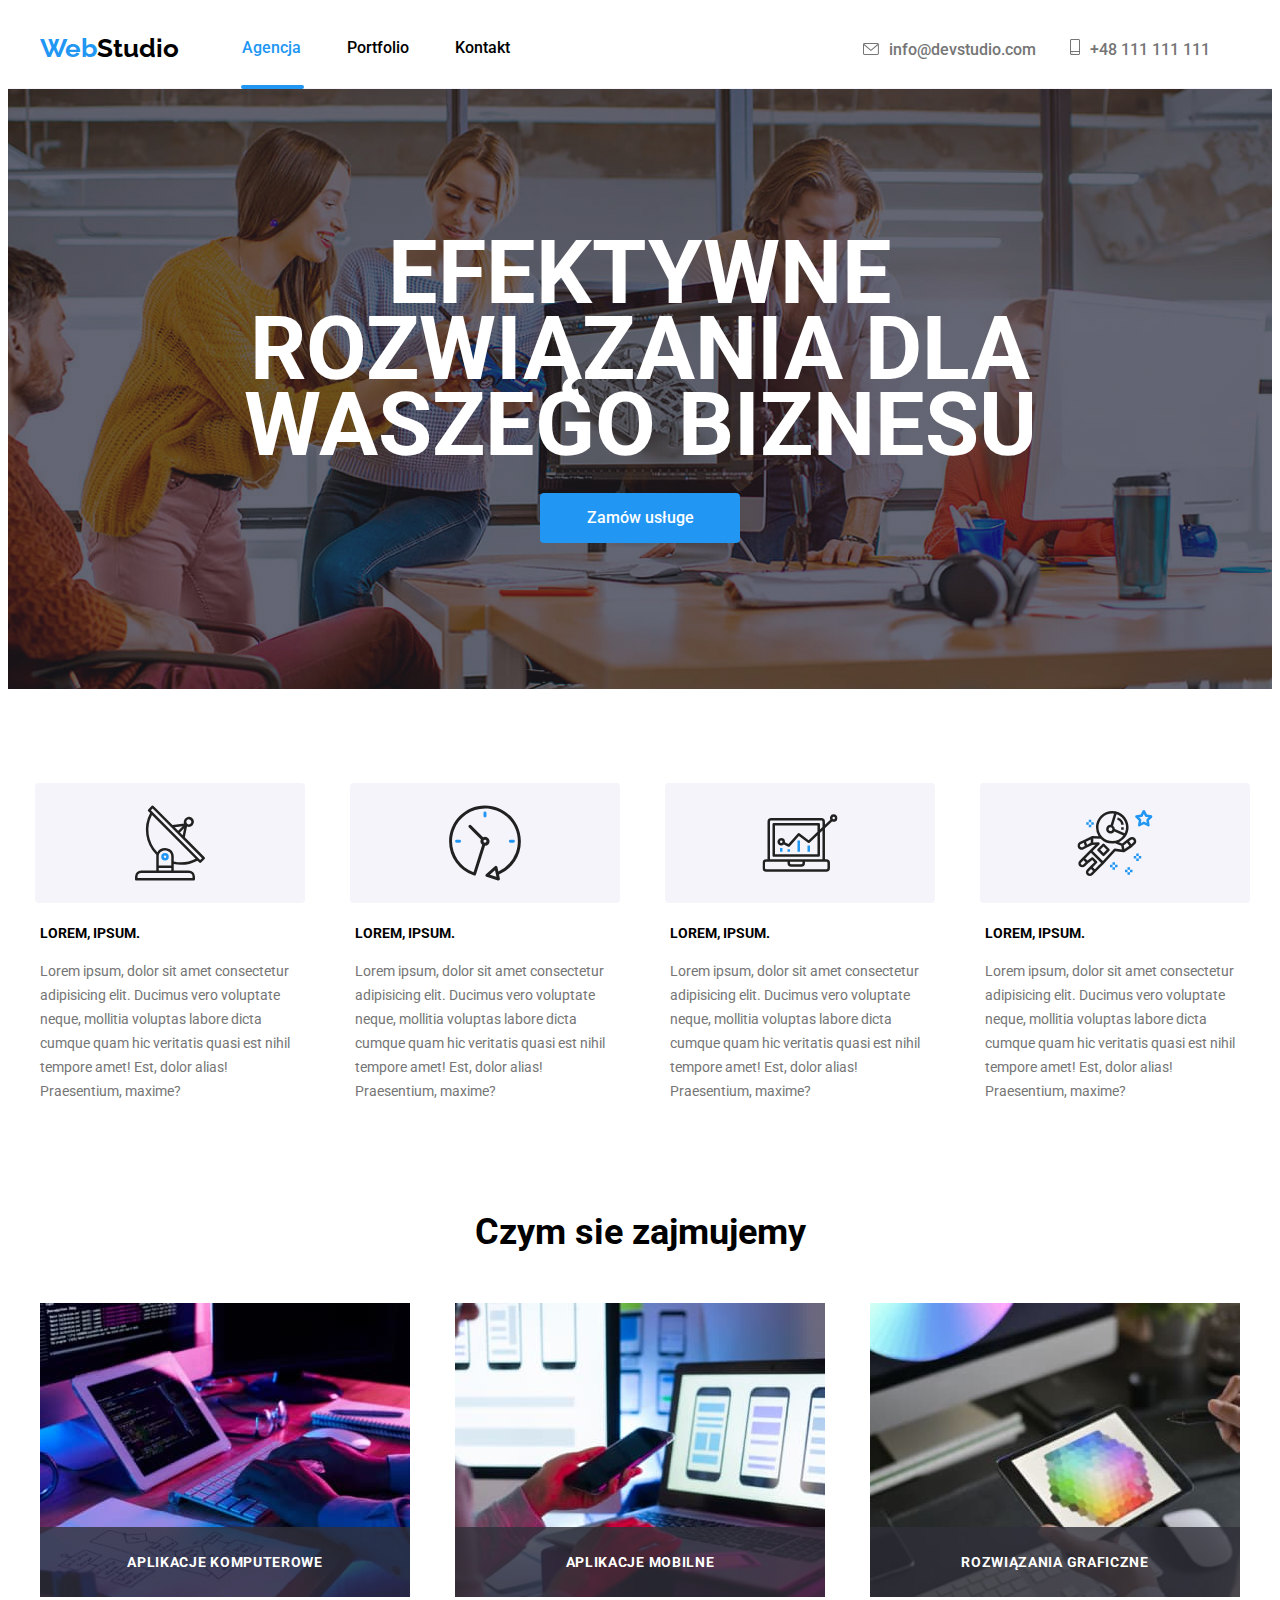
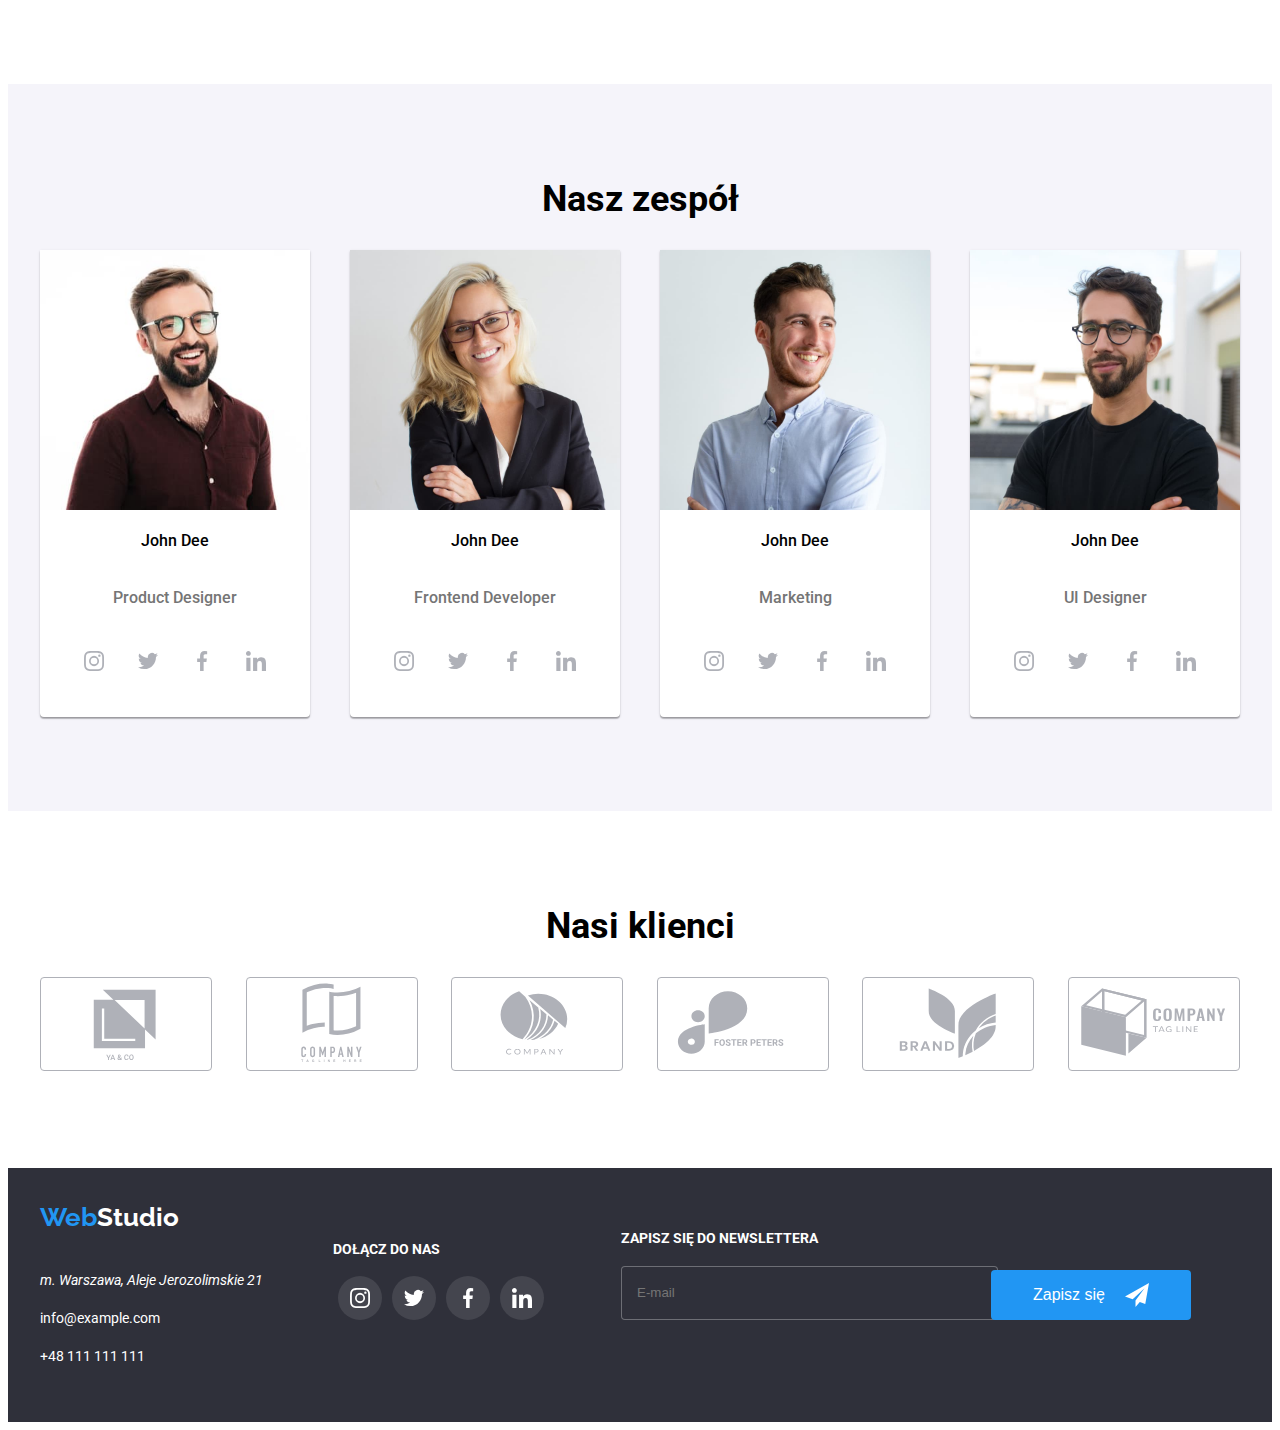
<file: index.html>
<!DOCTYPE html><!--Format Pliku dla wyszukiwarki-->
<html lang="pl">
    <head>
        <title>Studio</title><!--Tytuł Strony-->
        <meta charset="utf-8"/><!--System kodowania-->
        <meta name="description" content="Zadanie domowe"/><!--Opis strony-->
        <meta name="keywords" content="homework, goit, fullstack, developer"/><!--Słowa klucz-->
        <link rel="stylesheet" href="https://cdnjs.cloudflare.com/ajax/libs/modern-normalize/1.1.0/modern-normalize.min.css" integrity="sha512-wpPYUAdjBVSE4KJnH1VR1HeZfpl1ub8YT/NKx4PuQ5NmX2tKuGu6U/JRp5y+Y8XG2tV+wKQpNHVUX03MfMFn9Q==" crossorigin="anonymous" referrerpolicy="no-referrer" />
        <link rel="stylesheet" href="./css/main.min.css"/>
        <link rel="preconnect" href="https://fonts.googleapis.com">
        <link rel="preconnect" href="https://fonts.gstatic.com" crossorigin>
        <link href="https://fonts.googleapis.com/css2?family=Raleway:wght@700&family=Roboto:wght@400;500;700;900&display=swap" rel="stylesheet">
    </head>
    <body> 
        <header><!--Nagłówek-->
            <div class="container header">
                <a class="header__link" href="https://bgal23.github.io/goit-markup-hw-07/"><h4 class="header__logo"><span class="header__blue">Web</span>Studio</h4></a><!--Główny link-->
                <nav><!--Nawigacja do podstron-->
                    <ul class="header__box">
                        <li class="header__item header__special"><a class="header__link" href="https://bgal23.github.io/goit-markup-hw-07/">Agencja</a></li>
                        <li class="header__item"><a class="header__link" href="./portfolio.html">Portfolio</a></li>
                        <li class="header__item"><a class="header__link" href="./kontakt.html">Kontakt</a></li>
                    </ul>
                </nav>
                <div class="header__box--right">
                    <span><a class="header__link2" href="mailto:info@devstudio.com"><svg width="16px" height="12px"><use href="./images/icons.svg#icon-envelope"></use>
                    </svg>info@devstudio.com</a></span><!--Mail-->
                    <span><a class="header__link2" href="tel:+48111111111"><svg width="10px" height="16px"><use href="./images/icons.svg#icon-smartphone"></use></svg>+48 111 111 111</a></span><!--Telefon-->
                </div>
            </div>
        </header>
        <main><!--Główna-->
        <section class="section1"><!--Dzieli strone na sekcje-->
            <div class="container">
                <h1 class="section1__item">EFEKTYWNE ROZWIĄZANIA DLA WASZEGO BIZNESU</h1>
                <button class="section1__btm" type="button" data-modal-open>Zamów usługe</button><!--Przycisk-->
            </div>
        </section>
        <section class="section2">
            <div class="container">
                <ul class="section2__box">
                    <li><svg class="section2__icon" viewBox="0 0 100 160 "><use href="./images/icons.svg#icon-antenna"></use></svg><h4 class="section2__font">Lorem, ipsum.</h4><p class="section2__item">Lorem ipsum, dolor sit amet consectetur adipisicing elit. Ducimus vero voluptate neque, mollitia voluptas labore dicta cumque quam hic veritatis quasi est nihil tempore amet! Est, dolor alias! Praesentium, maxime?</p></li>
                    <li><svg class="section2__icon" viewBox="0 0 100 160 "><use href="./images/icons.svg#icon-clock"></use></svg><h4 class="section2__font">Lorem, ipsum.</h4><p class="section2__item">Lorem ipsum, dolor sit amet consectetur adipisicing elit. Ducimus vero voluptate neque, mollitia voluptas labore dicta cumque quam hic veritatis quasi est nihil tempore amet! Est, dolor alias! Praesentium, maxime?</p></li>
                    <li><svg class="section2__icon" viewBox="0 0 100 160 "><use href="./images/icons.svg#icon-diagram"></use></svg><h4 class="section2__font">Lorem, ipsum.</h4><p class="section2__item">Lorem ipsum, dolor sit amet consectetur adipisicing elit. Ducimus vero voluptate neque, mollitia voluptas labore dicta cumque quam hic veritatis quasi est nihil tempore amet! Est, dolor alias! Praesentium, maxime?</p></li>
                    <li><svg class="section2__icon" viewBox="0 0 100 160 "><use href="./images/icons.svg#icon-astronaut"></use></svg><h4 class="section2__font">Lorem, ipsum.</h4><p class="section2__item">Lorem ipsum, dolor sit amet consectetur adipisicing elit. Ducimus vero voluptate neque, mollitia voluptas labore dicta cumque quam hic veritatis quasi est nihil tempore amet! Est, dolor alias! Praesentium, maxime?</p></li>
                </ul>
            </div>
        </section>
        <section class="section3">
            <div class="container">
                <h2 class="section3__bigFont">Czym sie zajmujemy</h2>
                <ul class="section3__box">
                    <li class="section3__item"><img src="./images/img1.1.jpg" width="370" height="294" alt="keboard"><div class="section3__label">Aplikacje Komputerowe</div></li><!--Zdjęcia-->
                    <li class="section3__item"><img src="./images/img1.2.jpg" width="370" height="294" alt="phone"><div class="section3__label">Aplikacje Mobilne</div></li>
                    <li class="section3__item"><img src="./images/img1.3.jpg" width="370" height="294" alt="tablet"><div class="section3__label">Rozwiązania graficzne</div></li>
                </ul>
            </div>
        </section>
        <section class="section4">
            <div class="section4__boxTop container">
                <h2 class="section4__bigFont">Nasz zespół</h2>
                <ul class="section4__boxBottom container">
                    <li class="section4__item"><img src="./images/img2.1.jpg" width="270" height="260" alt="man"><h4 class="section4__font">John Dee</h4><p>Product Designer</p><div><svg class="section4__icon" width="44px" height="44px"><use href="./images/icons.svg#icon-instagram"></use></svg><svg class="section4__icon" width="44px" height="44px"><use href="./images/icons.svg#icon-twitter"></use></svg><svg class="section4__icon" width="44px" height="44px"><use href="./images/icons.svg#icon-facebook"></use></svg><svg class="section4__icon" width="44px" height="44px"><use href="./images/icons.svg#icon-linkedin"></use></svg></div></li>
                    <li class="section4__item"><img src="./images/img2.2.jpg" width="270" height="260" alt="woman"><h4 class="section4__font">John Dee</h4><p>Frontend Developer</p><div><svg class="section4__icon" width="44px" height="44px"><use href="./images/icons.svg#icon-instagram"></use></svg><svg class="section4__icon" width="44px" height="44px"><use href="./images/icons.svg#icon-twitter"></use></svg><svg class="section4__icon" width="44px" height="44px"><use href="./images/icons.svg#icon-facebook"></use></svg><svg class="section4__icon" width="44px" height="44px"><use href="./images/icons.svg#icon-linkedin"></use></svg></div></li>
                    <li class="section4__item"><img src="./images/img2.3.jpg" width="270" height="260" alt="man"><h4 class="section4__font">John Dee</h4><p>Marketing</p><div><svg class="section4__icon" width="44px" height="44px"><use href="./images/icons.svg#icon-instagram"></use></svg><svg class="section4__icon" width="44px" height="44px"><use href="./images/icons.svg#icon-twitter"></use></svg><svg class="section4__icon" width="44px" height="44px"><use href="./images/icons.svg#icon-facebook"></use></svg><svg class="section4__icon" width="44px" height="44px"><use href="./images/icons.svg#icon-linkedin"></use></svg></div></li>
                    <li class="section4__item"><img src="./images/img2.4.jpg" width="270" height="260" alt="man"><h4 class="section4__font">John Dee</h4><p>UI Designer</p><div><svg class="section4__icon" width="44px" height="44px"><use href="./images/icons.svg#icon-instagram"></use></svg><svg class="section4__icon" width="44px" height="44px"><use href="./images/icons.svg#icon-twitter"></use></svg><svg class="section4__icon" width="44px" height="44px"><use href="./images/icons.svg#icon-facebook"></use></svg><svg class="section4__icon" width="44px" height="44px"><use href="./images/icons.svg#icon-linkedin"></use></svg></div></li>
                </ul>
            </div>
        </section>
        <section>
            <div class="container section5">
                <h2 class="section5__bigFont">Nasi klienci</h2>
                <ul class="section5__box">
                    <li><svg class="section5__icon" width="170" height="92"><use href="./images/icons.svg#icon-Logo-1"></use></svg></li>
                    <li><svg class="section5__icon" width="170" height="92"><use href="./images/icons.svg#icon-Logo-2"></use></svg></li>
                    <li><svg class="section5__icon" width="170" height="92"><use href="./images/icons.svg#icon-Logo-3"></use></svg></li>
                    <li><svg class="section5__icon" width="170" height="92"><use href="./images/icons.svg#icon-Logo-4"></use></svg></li>
                    <li><svg class="section5__icon" width="170" height="92"><use href="./images/icons.svg#icon-Logo-5"></use></svg></li>
                    <li><svg class="section5__icon" width="170" height="92"><use href="./images/icons.svg#icon-Logo-6"></use></svg></li>
                </ul>
            </div>
        </section>
        </main>
        <footer class="footer"><!--Stopka-->
            <div class="footer__bigBox container">
                <div>
                    <h4 class="footer__logo"><span class="footer__blue">Web</span>Studio</h4>
                    <address><p>m. Warszawa, Aleje Jerozolimskie 21</p></address><!--Adres-->
                    <p>info@example.com</p>
                    <p>+48 111 111 111</p>
                </div>
                <div class="footer__box">
                    <h5 class="footer__font">DOŁĄCZ DO NAS</h5>
                    <ul class="footer__item">
                        <li><svg class="footer__icon" width="44px" height="44px"><use href="./images/icons.svg#icon-instagram"></use></svg></li>
                        <li><svg class="footer__icon" width="44px" height="44px"><use href="./images/icons.svg#icon-twitter"></use></svg></li>
                        <li><svg class="footer__icon" width="44px" height="44px"><use href="./images/icons.svg#icon-facebook"></use></svg></li>
                        <li><svg class="footer__icon" width="44px" height="44px"><use href="./images/icons.svg#icon-linkedin"></use></svg></li>
                    </ul>
                </div>
                <form name="newsletter" class="footer__newsletter">
                    <label>
                        ZAPISZ SIĘ DO NEWSLETTERA
                        <input type="email" name="newsletter" placeholder="E-mail"/>
                    </label>
                    <button type="submit">Zapisz się<svg width="24px" height="24px"><use href="./images/icons.svg#icon-send"></use></svg></button>
                </form>
            </div>
        </footer>
        <div class="backdrop is-hidden" data-modal>
            <div class="modal">
                <form name="form" class="modal__form">
                    <h4>Zostaw swoje dane w formularzu poniżej</h4>
                    <label class="modal__icon">
                        Imie
                        <svg width="12px" height="12px"><use href="./images/icons.svg#icon-person"></use></svg>
                        <input class="modal__border" type="text" name="username"/>
                    </label>
                    <label class="modal__icon">
                        Telefon
                        <svg width="13px" height="13px"><use href="./images/icons.svg#icon-phone"></use></svg>
                        <input class="modal__border" type="tel" name="phone"/>
                    </label>
                    <label class="modal__icon">
                        E-mail
                        <svg width="15px" height="12px"><use href="./images/icons.svg#icon-email"></use></svg>
                        <input class="modal__border" type="email" name="email"/>
                    </label>
                    <label>
                        Komentarz
                        <textarea class="modal__border" name="coment" placeholder="Wprowadź tekst"></textarea>
                    </label>
                        <label class="modal__checkbox">
                        <input type="checkbox" cheecked="cheecked"/>
                        <span class="modal__checkmark"></span>
                        Oświadczam że akceptuje <a href="./regulamin.html">Regulamin</a> i <a href="./polityka-prywatnosci.html">Politykę Prywatności.</a>
                        </label>
                    <button class="modal__submit" type="submit">Wyślij</button>
                </form>
                <button class="modal__btm" type="button" data-modal-close><b>✕</b></button>
            </div>
        </div>
        <script src="./js/modal.js"></script>
    </body>
</html>
</file>
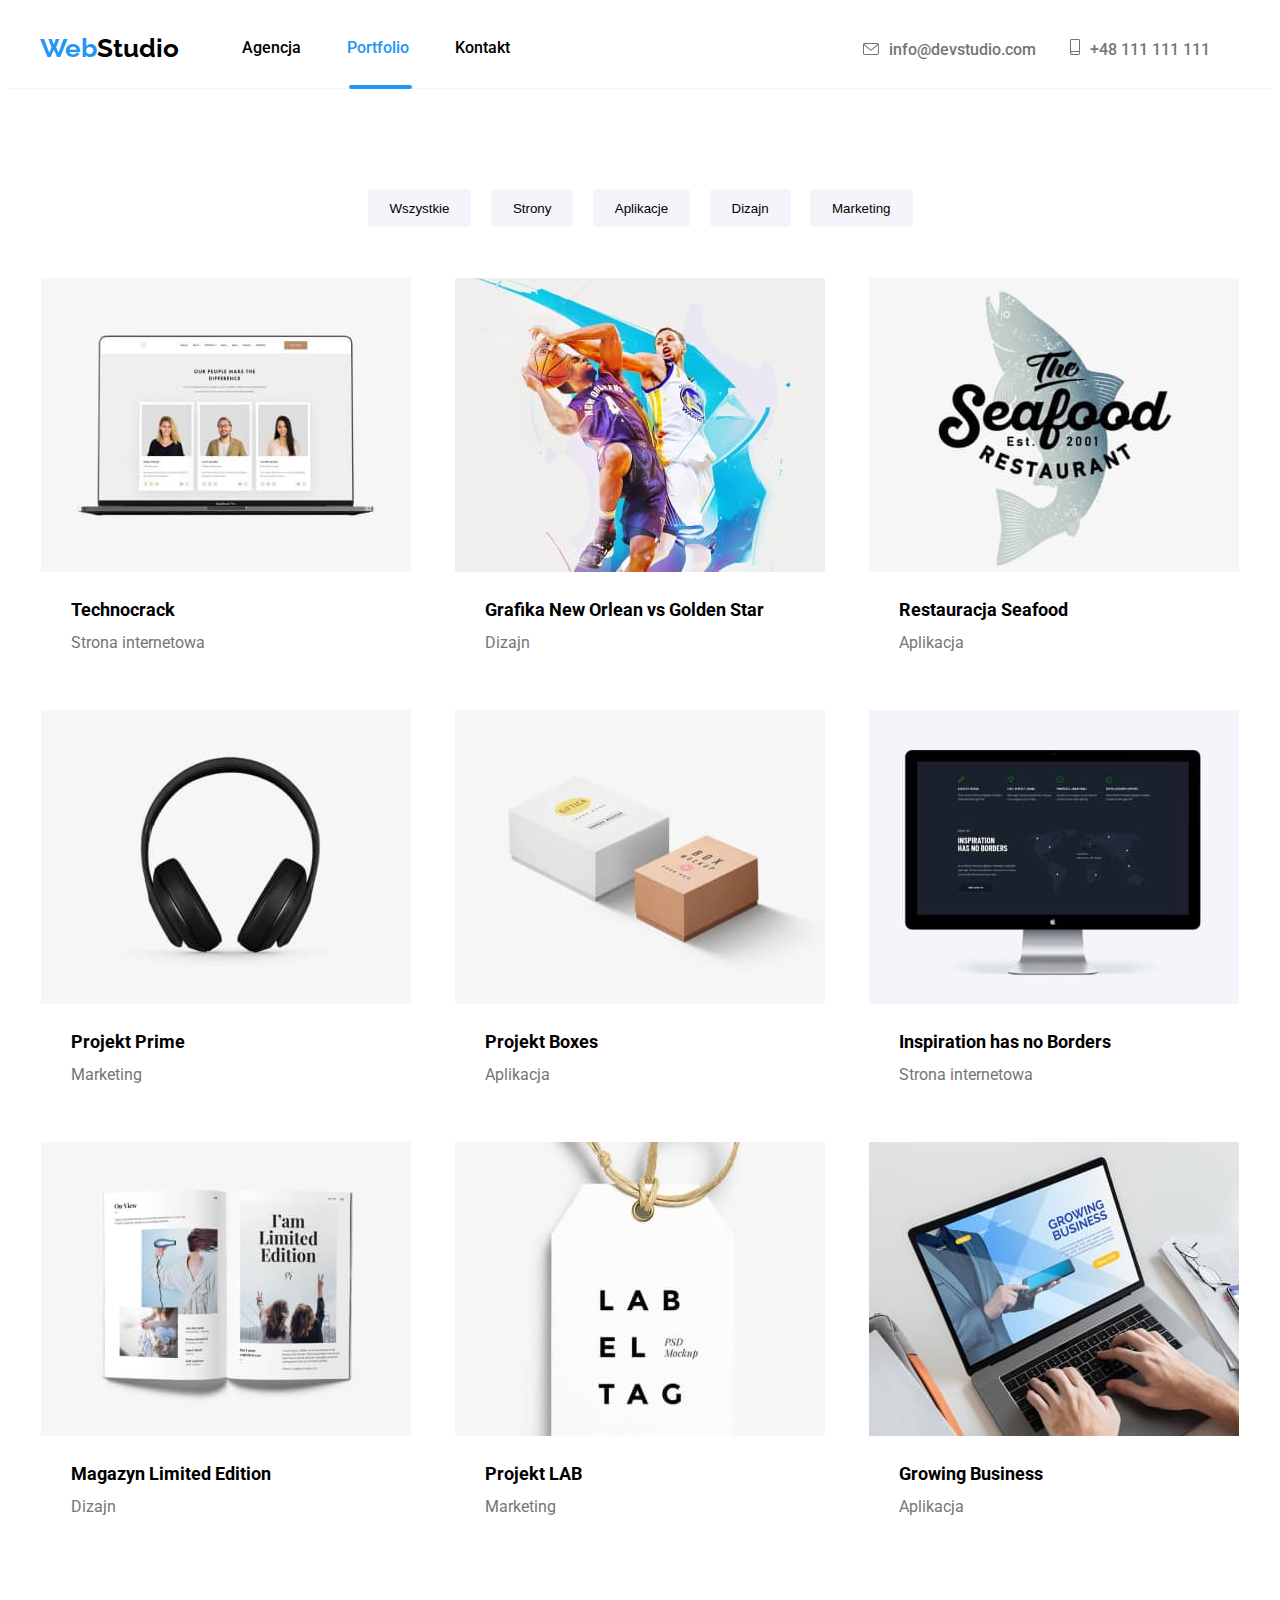
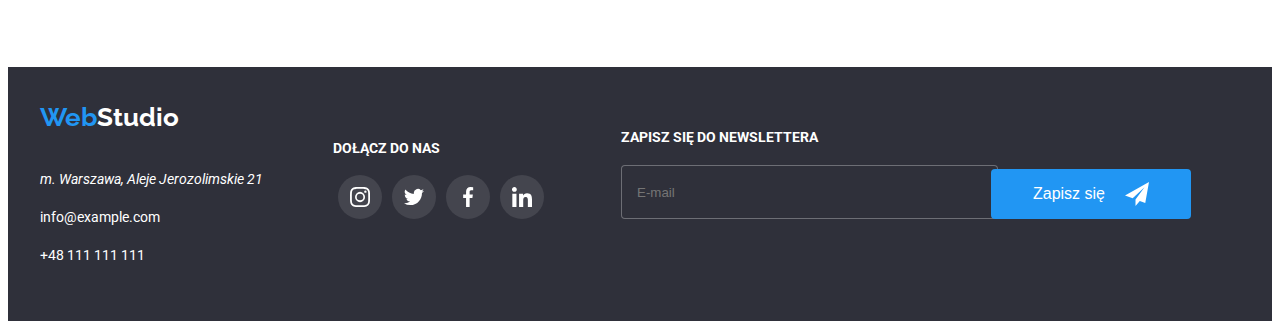
<file: portfolio.html>
<!DOCTYPE html><!--Format Pliku dla wyszukiwarki-->
<html lang="pl">
    <head>
        <title>Portfolio</title><!--Tytuł Strony-->
        <meta charset="utf-8"/><!--System kodowania-->
        <meta name="description" content="Zadanie domowe"/><!--Opis strony-->
        <meta name="keywords" content="homework, goit, fullstack, developer"/><!--Słowa klucz-->
        <link rel="stylesheet" href="https://cdnjs.cloudflare.com/ajax/libs/modern-normalize/1.1.0/modern-normalize.min.css" integrity="sha512-wpPYUAdjBVSE4KJnH1VR1HeZfpl1ub8YT/NKx4PuQ5NmX2tKuGu6U/JRp5y+Y8XG2tV+wKQpNHVUX03MfMFn9Q==" crossorigin="anonymous" referrerpolicy="no-referrer" />
        <link rel="stylesheet" href="./css/main.min.css"/>
        <link rel="preconnect" href="https://fonts.googleapis.com">
        <link rel="preconnect" href="https://fonts.gstatic.com" crossorigin>
        <link href="https://fonts.googleapis.com/css2?family=Raleway:wght@700&family=Roboto:wght@400;500;700;900&display=swap" rel="stylesheet">
    </head>
    <body> 
        <header><!--Nagłówek-->
            <div class="container header">
                <a class="header__link" href="https://bgal23.github.io/goit-markup-hw-07/"><h4 class="header__logo"><span class="header__blue">Web</span>Studio</h4></a><!--Główny link-->
                <nav><!--Nawigacja do podstron-->
                    <ul class="header__box">
                        <li class="header__item"><a class="header__link" href="https://bgal23.github.io/goit-markup-hw-07/">Agencja</a></li>
                        <li class="header__item header__special"><a class="header__link" href="./portfolio.html">Portfolio</a></li>
                        <li class="header__item"><a class="header__link" href="./kontakt.html">Kontakt</a></li>
                    </ul>
                </nav>
                <div class="header__box--right">
                    <span><a class="header__link2" href="mailto:info@devstudio.com"><svg width="16px" height="12px"><use href="./images/icons.svg#icon-envelope"></use>
                    </svg>info@devstudio.com</a></span><!--Mail-->
                    <span><a class="header__link2" href="tel:+48111111111"><svg width="10px" height="16px"><use href="./images/icons.svg#icon-smartphone"></use></svg>+48 111 111 111</a></span><!--Telefon-->
                </div>
            </div>
        </header>
        <main><!--Główna-->
            <div class="section6">
                <div class="section6__buttons container">
                    <button type="button">Wszystkie</button>
                    <button type="button">Strony</button>
                    <button type="button">Aplikacje</button>
                    <button type="button">Dizajn</button>
                    <button type="button">Marketing</button>
                </div>
                <section class="section6__products">
                    <div>
                        <ul class="section6__box container">
                            <li class="section6__item"><div class="section6__noteBox"><div class="section6__note">Lorem ipsum dolor, sit amet consectetur adipisicing elit. Molestias unde, recusandae sunt tempore repellendus qui ipsa delectus sequi natus soluta. Sunt quod aliquam quas vel distinctio rerum debitis blanditiis praesentium.</div></div><img src="./images/img3.1.jpg" width="370" height="294" alt="laptop"><h4 class="section6__font">Technocrack</h4><p class="section6__font2">Strona internetowa</p></li>
                            <li class="section6__item"><div class="section6__noteBox"><div class="section6__note">Lorem ipsum dolor sit amet, consectetur adipisicing elit. Itaque, cum molestiae? Ea amet, ab perspiciatis quo explicabo veniam laboriosam laborum ut. Non a eos molestias sequi alias doloremque quos ex?</div></div><img src="./images/img3.2.jpg" width="370" height="294" alt="basketball"><h4 class="section6__font">Grafika New Orlean vs Golden Star</h4><p class="section6__font2">Dizajn</p></li>
                            <li class="section6__item"><div class="section6__noteBox"><div class="section6__note">Lorem ipsum dolor sit amet, consectetur adipisicing elit. Esse reiciendis commodi earum dignissimos molestias magnam distinctio dolor beatae non officia, adipisci tempora saepe ullam ex labore repellat maiores laboriosam molestiae.</div></div><img src="./images/img3.3.jpg" width="370" height="294" alt="logo fish"><h4 class="section6__font">Restauracja Seafood</h4><p class="section6__font2">Aplikacja</p></li>
                            <li class="section6__item"><div class="section6__noteBox"><div class="section6__note">Lorem ipsum dolor sit amet consectetur adipisicing elit. Quam officia incidunt maxime non sequi atque voluptatem ipsum? Illum odit provident incidunt ipsa? Ducimus saepe repudiandae voluptatibus, consectetur delectus veritatis. Quidem!</div></div><img src="./images/img3.4.jpg" width="370" height="294" alt="headphones"><h4 class="section6__font">Projekt Prime</h4><p class="section6__font2">Marketing</p></li>
                            <li class="section6__item"><div class="section6__noteBox"><div class="section6__note">Lorem ipsum dolor sit amet, consectetur adipisicing elit. Dolore aut natus dignissimos eius distinctio itaque a quis unde eligendi incidunt quibusdam totam corporis accusamus ipsa odio, quam animi quidem! Quo.</div></div><img src="./images/img3.5.jpg" width="370" height="294" alt="boxes"><h4 class="section6__font">Projekt Boxes</h4><p class="section6__font2">Aplikacja</p></li>
                            <li class="section6__item"><div class="section6__noteBox"><div class="section6__note">Lorem ipsum dolor sit amet consectetur, adipisicing elit. Non tenetur, quia nam dignissimos dolore ducimus velit reiciendis. Laudantium, veritatis saepe amet omnis molestias quibusdam praesentium esse, qui, voluptatibus iure deserunt?</div></div><img src="./images/img3.6.jpg" width="370" height="294" alt="monitor"><h4 class="section6__font">Inspiration has no Borders</h4><p class="section6__font2">Strona internetowa</p></li>
                            <li class="section6__item"><div class="section6__noteBox"><div class="section6__note">Lorem ipsum dolor sit amet, consectetur adipisicing elit. Explicabo delectus nam suscipit nisi illo debitis, ut ratione animi perspiciatis ipsa ab eum libero eaque praesentium ad. Facilis voluptate laudantium tempore?</div></div><img src="./images/img3.7.jpg" width="370" height="294" alt="book"><h4 class="section6__font">Magazyn Limited Edition</h4><p class="section6__font2">Dizajn</p></li>
                            <li class="section6__item"><div class="section6__noteBox"><div class="section6__note">Lorem ipsum dolor sit amet consectetur adipisicing elit. Possimus, saepe temporibus, velit laborum aliquam, adipisci itaque odit eum fugiat expedita amet assumenda omnis nihil harum repellendus facilis eveniet consectetur numquam.</div></div><img src="./images/img3.8.jpg" width="370" height="294" alt="tag"><h4 class="section6__font">Projekt LAB</h4><p class="section6__font2">Marketing</p></li>
                            <li class="section6__item"><div class="section6__noteBox"><div class="section6__note">Lorem ipsum dolor sit amet consectetur, adipisicing elit. Ullam, est possimus. Doloremque dolorum sunt eaque quam maxime enim? Praesentium iusto velit id aut earum fugiat, laborum quibusdam perferendis accusamus voluptas?</div></div><img src="./images/img3.9.jpg" width="370" height="294" alt="laptop"><h4 class="section6__font">Growing Business</h4><p class="section6__font2">Aplikacja</p></li>
                        </ul>
                    </div>
                </section>
            </div>
        </main>
        <footer class="footer"><!--Stopka-->
            <div class="footer__bigBox container">
                <div>
                    <h4 class="footer__logo"><span class="footer__blue">Web</span>Studio</h4>
                    <address><p>m. Warszawa, Aleje Jerozolimskie 21</p></address><!--Adres-->
                    <p>info@example.com</p>
                    <p>+48 111 111 111</p>
                </div>
                <div class="footer__box">
                    <h5 class="footer__font">DOŁĄCZ DO NAS</h5>
                    <ul class="footer__item">
                        <li><svg class="footer__icon" width="44px" height="44px"><use href="./images/icons.svg#icon-instagram"></use></svg></li>
                        <li><svg class="footer__icon" width="44px" height="44px"><use href="./images/icons.svg#icon-twitter"></use></svg></li>
                        <li><svg class="footer__icon" width="44px" height="44px"><use href="./images/icons.svg#icon-facebook"></use></svg></li>
                        <li><svg class="footer__icon" width="44px" height="44px"><use href="./images/icons.svg#icon-linkedin"></use></svg></li>
                    </ul>
                </div>
                <form name="newsletter" class="footer__newsletter">
                    <label>
                        ZAPISZ SIĘ DO NEWSLETTERA
                        <input type="email" name="newsletter" placeholder="E-mail"/>
                    </label>
                    <button type="submit">Zapisz się<svg width="24px" height="24px"><use href="./images/icons.svg#icon-send"></use></svg></button>
                </form>
            </div>
        </footer>
    </body>
</html>
</file>
<file: css/main.min.css>
.header__logo,.footer__logo{color:#000;font-family:"Raleway";font-weight:700;font-size:26px;line-height:1.9375rem}.footer__logo{color:#fff}.footer__blue,.header__blue{color:#2196f3}header{background-color:#fff;font-weight:500;color:#000;font-size:16px;border-bottom:1px solid #f5f4fa}.header{display:-webkit-box;display:-ms-flexbox;display:flex;-webkit-box-align:center;-ms-flex-align:center;align-items:center;height:80px}.header__box{display:-webkit-box;display:-ms-flexbox;display:flex;list-style-type:none}.header__item{padding:0 23px 0}.header__box--right{margin-left:auto}.header__link{text-decoration:none;color:#000}.header__link:hover{color:#2196f3}.header__link2{text-decoration:none;color:#757575;margin-right:30px;fill:#757575}.header__link2 svg{margin-right:10px}.header__link2:hover{color:#2196f3;fill:#2196f3}.header__special a{color:#2196f3}.header__special::after{content:"";position:absolute;width:63px;margin-top:45px;margin-left:-60px;height:4px;background-color:#2196f3;border-radius:2px}.section1{background-image:-webkit-gradient(linear, left top, left bottom, from(rgba(47, 48, 58, 0.4)), to(rgba(47, 48, 58, 0.4))),url(../images/background.jpg);background-image:linear-gradient(rgba(47, 48, 58, 0.4), rgba(47, 48, 58, 0.4)),url(../images/background.jpg);background-repeat:no-repeat;background-position:50%;background-size:1600px;color:#fff;font-weight:900;font-size:44px;line-height:4.75rem;display:-webkit-box;display:-ms-flexbox;display:flex;-webkit-box-orient:vertical;-webkit-box-direction:normal;-ms-flex-direction:column;flex-direction:column;-webkit-box-pack:center;-ms-flex-pack:center;justify-content:center;height:600px;margin:auto;text-align:center}.section1__item{max-width:900px;margin:100px auto 0}.section1__btm{cursor:pointer;font-weight:500;font-size:16px;border-radius:4px;border:none;font-family:"Roboto",sans-serif;line-height:1.625rem;background:#2196f3;color:#fff;width:200px;min-height:50px;margin:30px auto 100px}.section2__box{display:-webkit-box;display:-ms-flexbox;display:flex;-webkit-box-pack:justify;-ms-flex-pack:justify;justify-content:space-between;-webkit-box-align:start;-ms-flex-align:start;align-items:flex-start;margin:94px -30px 94px;list-style-type:none;padding:0}.section2__font{color:#000;font-weight:700;text-transform:uppercase;padding:0 30px 0}.section2__item{line-height:1.5rem;padding:0 30px}.section2__icon{width:270px;height:120px;margin-left:25px;background-color:#f5f4fa;border-radius:4px}.section3__bigFont{font-weight:700;font-size:36px;line-height:2.625rem;color:#000;display:-webkit-box;display:-ms-flexbox;display:flex;-webkit-box-pack:center;-ms-flex-pack:center;justify-content:center;-webkit-box-align:center;-ms-flex-align:center;align-items:center;margin:50px}.section3__box{display:-webkit-box;display:-ms-flexbox;display:flex;-webkit-box-pack:justify;-ms-flex-pack:justify;justify-content:space-between;list-style-type:none;padding:0}.section3__item{padding:0}.section3__label{position:relative;display:-webkit-box;display:-ms-flexbox;display:flex;-webkit-box-pack:center;-ms-flex-pack:center;justify-content:center;-webkit-box-align:center;-ms-flex-align:center;align-items:center;text-transform:uppercase;font-weight:700;line-height:16px;letter-spacing:.05em;background-color:rgba(47,48,58,.8);width:370px;height:70px;top:-73px;color:#fff}.section4{background:#f5f4fa;font-weight:500;font-size:16px;line-height:1.1875rem}.section4__bigFont{font-weight:700;font-size:36px;line-height:2.625rem;color:#000;display:-webkit-box;display:-ms-flexbox;display:flex;-webkit-box-pack:center;-ms-flex-pack:center;justify-content:center;-webkit-box-align:center;-ms-flex-align:center;align-items:center;margin-top:94px}.section4__font{font-weight:500;color:#000}.section4__boxTop{display:-webkit-box;display:-ms-flexbox;display:flex;-webkit-box-orient:vertical;-webkit-box-direction:normal;-ms-flex-direction:column;flex-direction:column;margin-top:94px;padding-bottom:94px}.section4__boxBottom{display:-webkit-box;display:-ms-flexbox;display:flex;-webkit-box-pack:justify;-ms-flex-pack:justify;justify-content:space-between;padding:0}.section4__item{padding:0;display:-webkit-box;display:-ms-flexbox;display:flex;-webkit-box-orient:vertical;-webkit-box-direction:normal;-ms-flex-direction:column;flex-direction:column;-webkit-box-align:center;-ms-flex-align:center;align-items:center;background-color:#fff;-webkit-box-shadow:0px 1px 3px rgba(0,0,0,.12),0px 1px 1px rgba(0,0,0,.14),0px 2px 1px rgba(0,0,0,.2);box-shadow:0px 1px 3px rgba(0,0,0,.12),0px 1px 1px rgba(0,0,0,.14),0px 2px 1px rgba(0,0,0,.2);border-radius:0px 0px 4px 4px}.section4__icon{margin:16px 5px 30px;background-color:rgba(0,0,0,0);fill:#afb1b8;cursor:pointer}.section4__icon:hover{background-color:#2196f3;fill:#fff;border-radius:22px}.section5__bigFont{font-weight:700;font-size:36px;line-height:2.625rem;color:#000;display:-webkit-box;display:-ms-flexbox;display:flex;-webkit-box-pack:center;-ms-flex-pack:center;justify-content:center;-webkit-box-align:center;-ms-flex-align:center;align-items:center;margin-top:94px}.section5__box{list-style-type:none;display:-webkit-box;display:-ms-flexbox;display:flex;-webkit-box-pack:justify;-ms-flex-pack:justify;justify-content:space-between;padding:0;margin-bottom:94px}.section5__icon{border:1px solid #afb1b8;fill:#afb1b8;border-radius:4px;cursor:pointer}.section5__icon:hover{border:1px solid #2196f3;fill:#2196f3}.section6{font-size:16px;line-height:1.875rem}.section6__font{font-weight:700;font-size:18px;line-height:2.25rem;color:#000;margin:20px 0 0 30px}.section6__font2{margin-left:30px;margin:0 0 20px 30px}.section6{display:-webkit-box;display:-ms-flexbox;display:flex;-webkit-box-orient:vertical;-webkit-box-direction:normal;-ms-flex-direction:column;flex-direction:column;padding:100px 0 0}.section6__buttons{max-width:545px;display:-webkit-box;display:-ms-flexbox;display:flex;-webkit-box-pack:justify;-ms-flex-pack:justify;justify-content:space-between;height:38px}.section6__buttons button{padding:0 22px 0;background-color:#f5f4fa;color:#000;border:none;border-radius:4px;cursor:pointer}.section6__buttons button:hover{background-color:#2196f3;color:#fff;-webkit-box-shadow:0px 3px 1px rgba(0,0,0,.1),0px 1px 2px rgba(0,0,0,.08),0px 2px 2px rgba(0,0,0,.12);box-shadow:0px 3px 1px rgba(0,0,0,.1),0px 1px 2px rgba(0,0,0,.08),0px 2px 2px rgba(0,0,0,.12)}.section6__buttons button:focus{-webkit-box-shadow:inset 1px 1px 5px rgba(0,0,0,.1),1px 1px 5px rgba(0,0,0,.1),0 0 0 rgba(0,0,0,.12);box-shadow:inset 1px 1px 5px rgba(0,0,0,.1),1px 1px 5px rgba(0,0,0,.1),0 0 0 rgba(0,0,0,.12)}.section6__products{margin:50px auto 94px}.section6__box{display:-webkit-box;display:-ms-flexbox;display:flex;-webkit-box-pack:justify;-ms-flex-pack:justify;justify-content:space-between;-ms-flex-wrap:wrap;flex-wrap:wrap;list-style-type:none;padding:0}.section6__item{padding:0;border:1px solid #fff;display:-webkit-box;display:-ms-flexbox;display:flex;-webkit-box-orient:vertical;-webkit-box-direction:normal;-ms-flex-direction:column;flex-direction:column;margin-bottom:30px;-webkit-box-align:start;-ms-flex-align:start;align-items:flex-start;cursor:pointer}.section6__item:hover{-webkit-box-shadow:0px 1px 1px rgba(0,0,0,.12),0px 4px 4px rgba(0,0,0,.06),1px 4px 6px rgba(0,0,0,.16);box-shadow:0px 1px 1px rgba(0,0,0,.12),0px 4px 4px rgba(0,0,0,.06),1px 4px 6px rgba(0,0,0,.16)}.section6__item:hover .section6__note{-webkit-transform:translateY(0);transform:translateY(0)}.section6__noteBox{position:absolute;width:370px;height:294px;overflow:hidden}.section6__note{position:absolute;width:370px;height:294px;background-color:#2196f3;border-radius:3px;opacity:.9;-webkit-transform:translateY(100%);transform:translateY(100%);-webkit-transition:.25s cubic-bezier(0.4, 0, 0.2, 1);transition:.25s cubic-bezier(0.4, 0, 0.2, 1);color:#fff;font-size:18px;font-weight:400;padding:23px 45px 45px 23px;font-family:"Roboto",sans-serif}.footer{background:#2f303a;color:#fff;line-height:1.5rem;display:-webkit-box;display:-ms-flexbox;display:flex;-webkit-box-orient:vertical;-webkit-box-direction:normal;-ms-flex-direction:column;flex-direction:column}.footer__bigBox{display:-webkit-box;display:-ms-flexbox;display:flex;-webkit-box-pack:start;-ms-flex-pack:start;justify-content:flex-start;padding-bottom:40px}.footer__font{font-weight:700;font-size:14px;line-height:16px;margin-bottom:5px}.footer__box{display:-webkit-box;display:-ms-flexbox;display:flex;-webkit-box-orient:vertical;-webkit-box-direction:normal;-ms-flex-direction:column;flex-direction:column;margin:50px 0 0 70px}.footer__item{list-style-type:none;display:-webkit-box;display:-ms-flexbox;display:flex;padding:0}.footer__icon{fill:#fff;background-color:rgba(255,255,255,.1);border-radius:22px;margin:0 5px 0;cursor:pointer}.footer__icon:hover{fill:#fff;background-color:#2196f3;border-radius:22px}.footer__newsletter{display:-webkit-box;display:-ms-flexbox;display:flex;width:100;height:86px;margin:66px 0 0 72px;font-weight:700;line-height:16px;-webkit-box-align:end;-ms-flex-align:end;align-items:flex-end}.footer__newsletter label{display:-webkit-box;display:-ms-flexbox;display:flex;-webkit-box-orient:vertical;-webkit-box-direction:normal;-ms-flex-direction:column;flex-direction:column;width:358px}.footer__newsletter button{font-size:16px;width:200px;height:50px;margin-left:12px;background-color:#2196f3;color:#fff;border-radius:4px;display:-webkit-box;display:-ms-flexbox;display:flex;-webkit-box-pack:center;-ms-flex-pack:center;justify-content:center;-webkit-box-align:center;-ms-flex-align:center;align-items:center;border:none;cursor:pointer}.footer__newsletter button svg{fill:#fff;margin-left:20px}.footer__newsletter input{width:100%;height:50px;background-color:#2f303a;border:1px solid rgba(255,255,255,.3);border-radius:4px;padding-left:15px;margin-top:20px}.footer__newsletter input:focus{background-color:#fff}.backdrop{position:fixed;height:100%;width:100%;top:0%;right:0%;-webkit-animation:backdropOpen 1s forwards 1 ease-in-out;animation:backdropOpen 1s forwards 1 ease-in-out}.modal{position:fixed;height:581px;width:528px;top:50%;margin-top:-290.5px;margin-right:-264px;right:50%;background-color:#fff;-webkit-box-shadow:0px 1px 3px rgba(0,0,0,.12),0px 1px 1px rgba(0,0,0,.14),0px 2px 1px rgba(0,0,0,.2);box-shadow:0px 1px 3px rgba(0,0,0,.12),0px 1px 1px rgba(0,0,0,.14),0px 2px 1px rgba(0,0,0,.2);border-radius:4px;-webkit-animation:modalOpen 1s forwards 1 ease-in-out;animation:modalOpen 1s forwards 1 ease-in-out}.modal__btm{position:relative;right:-93%;bottom:92%;width:30px;height:30px;border:none;border-radius:15px;cursor:pointer}.modal__btm:hover{background-color:#2196f3;color:#fff}.is-hidden{opacity:0;visibility:hidden;pointer-events:none}@-webkit-keyframes backdropOpen{0%{background-color:rgba(0,0,0,0)}100%{background-color:rgba(0,0,0,.4)}}@keyframes backdropOpen{0%{background-color:rgba(0,0,0,0)}100%{background-color:rgba(0,0,0,.4)}}@-webkit-keyframes modalOpen{0%{-webkit-transform:scale(0);transform:scale(0);background-color:rgba(0,0,0,0)}100%{-webkit-transform:scale(1);transform:scale(1)}}@keyframes modalOpen{0%{-webkit-transform:scale(0);transform:scale(0);background-color:rgba(0,0,0,0)}100%{-webkit-transform:scale(1);transform:scale(1)}}.modal__form{display:-webkit-box;display:-ms-flexbox;display:flex;-webkit-box-pack:center;-ms-flex-pack:center;justify-content:center;-webkit-box-align:center;-ms-flex-align:center;align-items:center;margin:auto;-webkit-box-orient:vertical;-webkit-box-direction:normal;-ms-flex-direction:column;flex-direction:column;width:448px}.modal__form h4{font-weight:700;font-size:20px;line-height:23px;color:#000;margin-top:40px}.modal__form a{color:#2196f3;text-decoration:underline;cursor:pointer}.modal label:nth-child(-n+5){font-size:12px}.modal input{width:448px;height:40px;margin-bottom:10px;padding-left:30px}.modal textarea{width:448px;height:120px;resize:none;margin-bottom:20px;padding:12px 16px 12px 16px}.modal__icon svg{position:absolute;left:50px;margin-top:30px}.modal__icon:focus,.modal__icon:hover{fill:#2196f3}.modal__border:focus,.modal__border:hover{border:1px solid #2196f3;border-radius:4px}.modal__submit{width:200px;height:50px;background-color:#2196f3;color:#fff;margin-top:30px;border:none;border-radius:4px;font-size:16px}.modal__submit:hover{cursor:pointer;-webkit-box-shadow:0px 1px 3px rgba(0,0,0,.12),0px 1px 1px rgba(0,0,0,.14),0px 2px 1px rgba(0,0,0,.2);box-shadow:0px 1px 3px rgba(0,0,0,.12),0px 1px 1px rgba(0,0,0,.14),0px 2px 1px rgba(0,0,0,.2)}.modal__checkbox input{position:absolute;opacity:0;cursor:pointer;height:0;width:0}.modal__checkmark{position:absolute;top:77%;left:10%;height:16px;width:16px;background-color:#fff;border:2px solid #212121;border-radius:2px}.modal__checkbox input:hover~.modal__checkmark{background-color:#fff;cursor:pointer}.modal__checkbox input:checked~.modal__checkmark{background-color:#2196f3;border:none}.modal__checkmark:after{content:"";position:absolute;display:none}.modal__checkbox input:checked~.modal__checkmark:after{display:block}.modal__checkmark:after{left:5px;top:2px;width:5px;height:10px;border:solid #fff;border-width:0 2px 2px 0;-webkit-transform:rotate(45deg);transform:rotate(45deg)}body{color:#757575;font-family:"Roboto",sans-serif;font-size:14px;font-weight:400;line-height:16px}.container{width:1200px;margin:0 auto}/*# sourceMappingURL=main.min.css.map */
</file>
